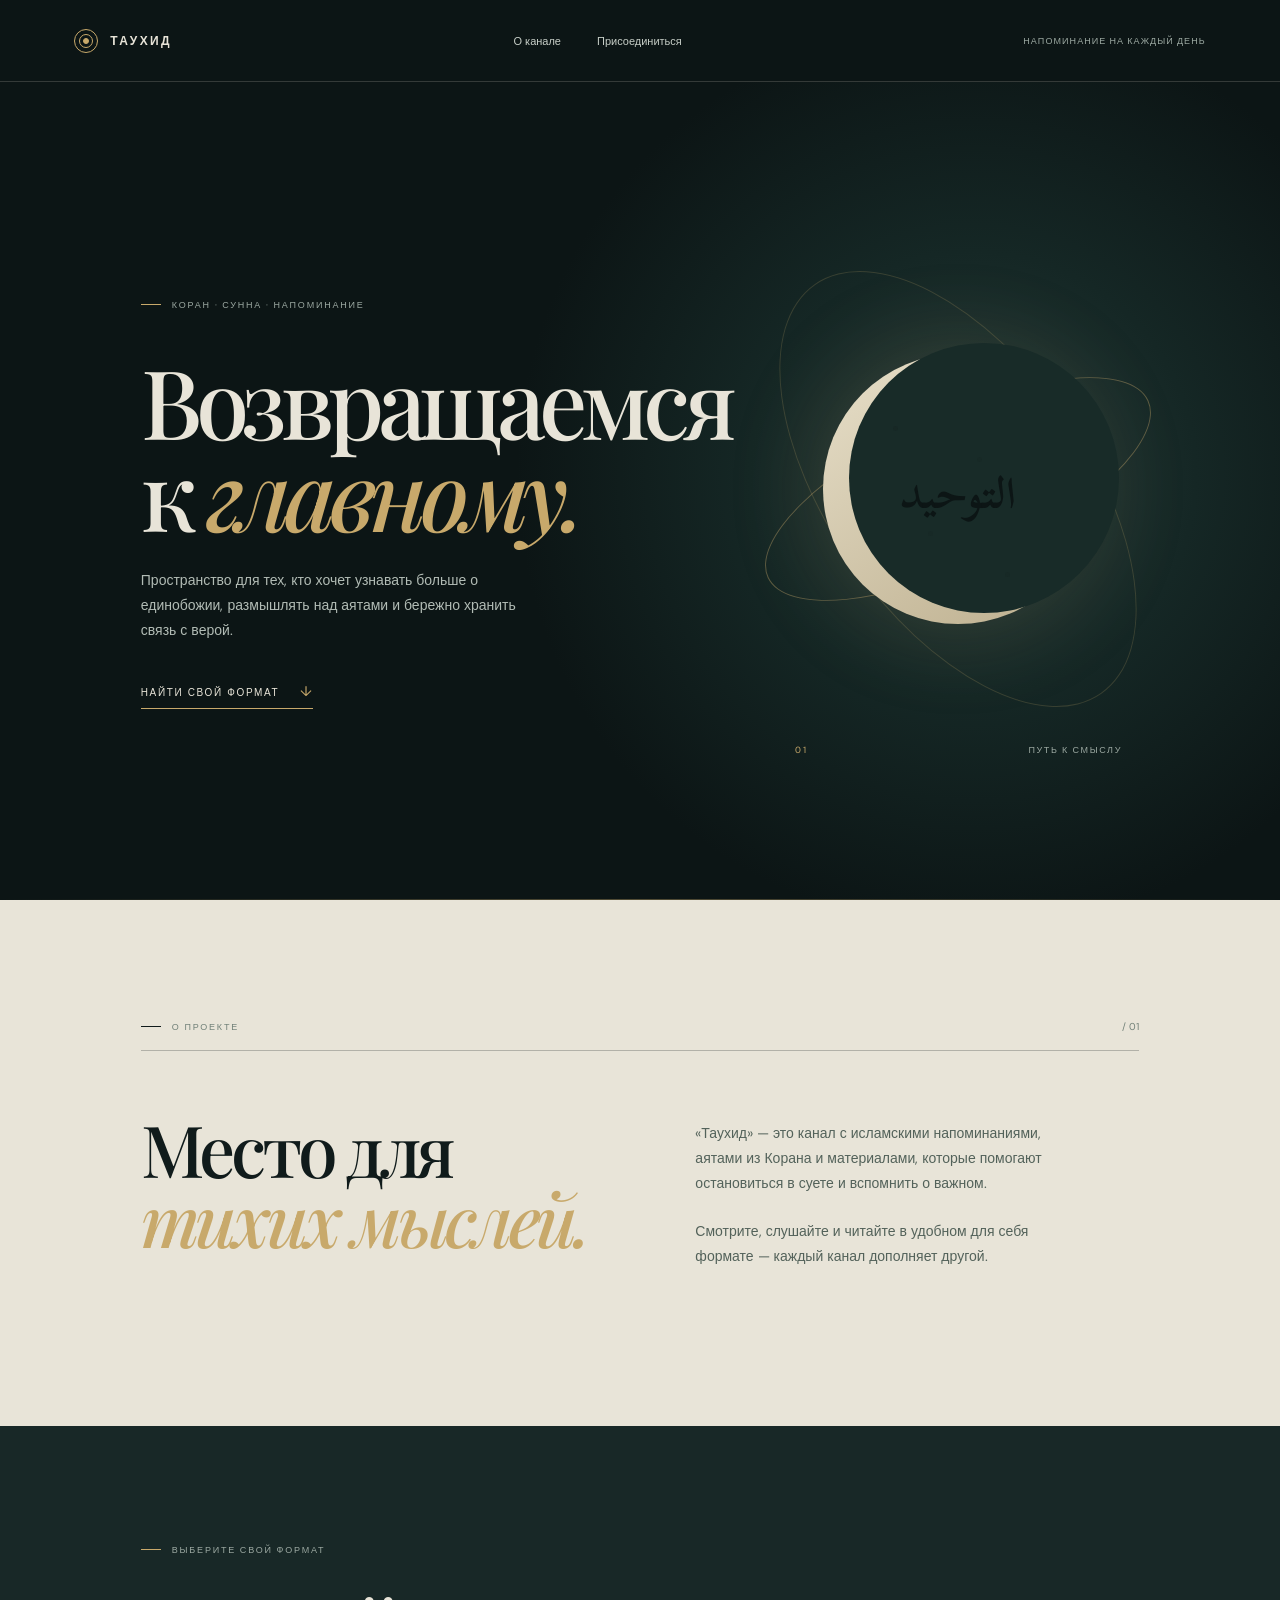
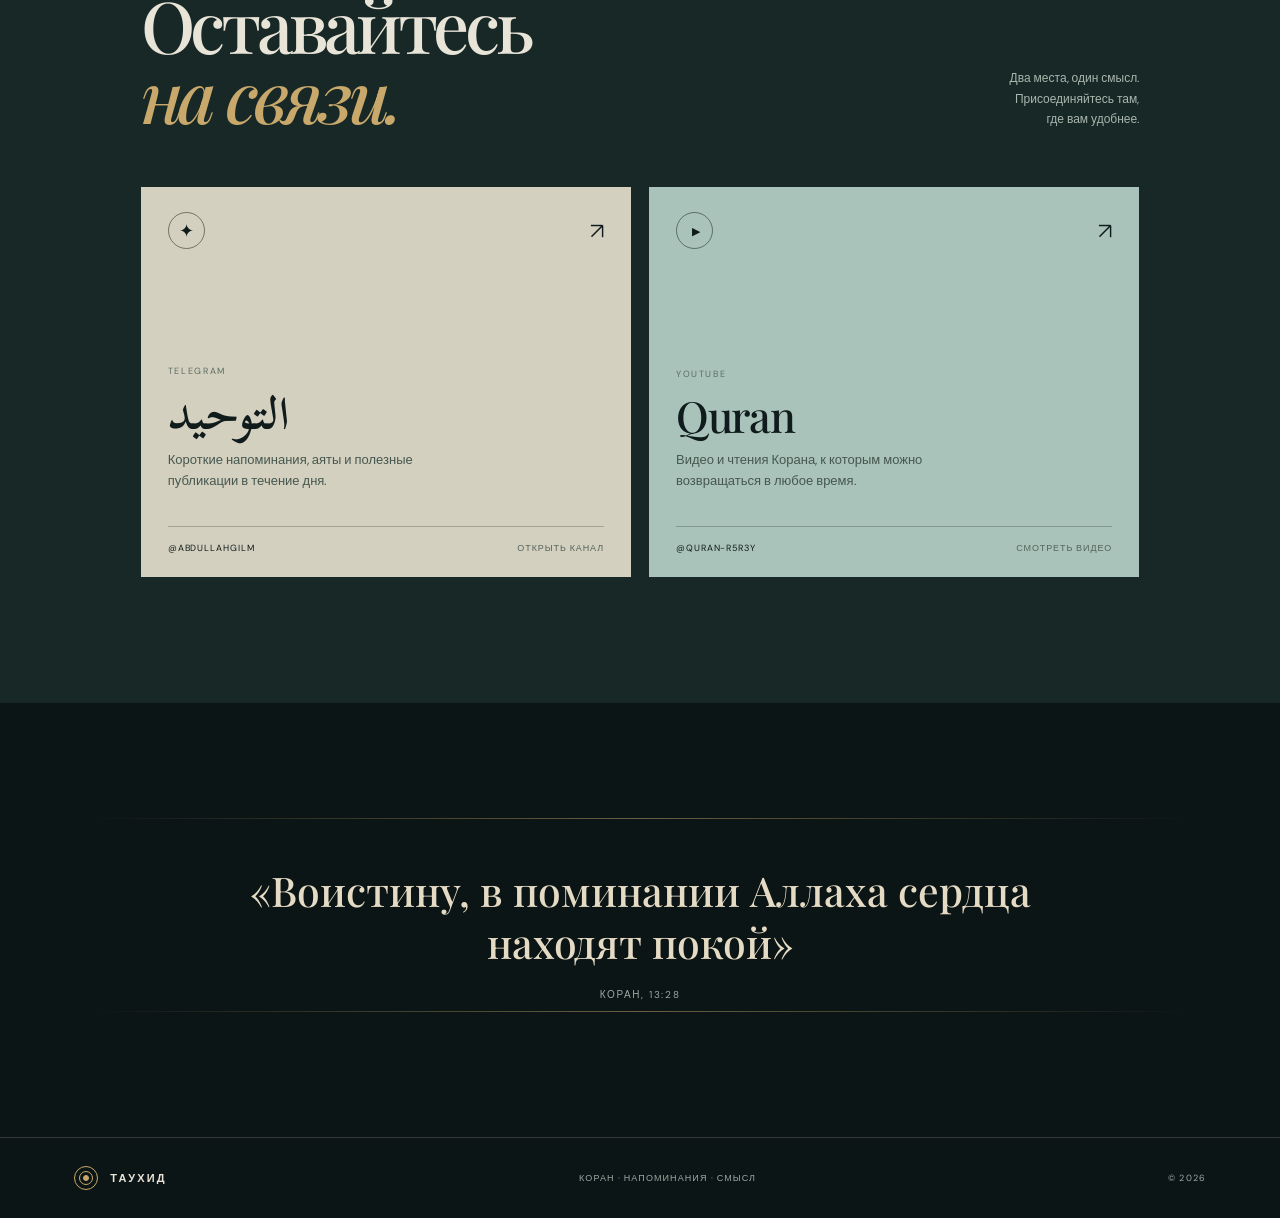
<file: index.html>
<!doctype html>
<html lang="ru">
<head>
  <meta charset="utf-8">
  <meta name="viewport" content="width=device-width, initial-scale=1">
  <meta name="description" content="Таухид — исламские напоминания, аяты из Корана и полезные материалы о единобожии в Telegram и YouTube.">
  <meta name="keywords" content="таухид, Коран, исламские напоминания, единобожие, аяты Корана, التوحيد">
  <meta name="robots" content="index, follow">
  <meta name="theme-color" content="#0c1515">
  <link rel="canonical" href="https://knigaletit88-ux.github.io/quran-channel-site/">
  <meta property="og:type" content="website">
  <meta property="og:locale" content="ru_RU">
  <meta property="og:title" content="Таухид — Коран и напоминания">
  <meta property="og:description" content="Исламские напоминания, аяты из Корана и материалы о единобожии.">
  <meta property="og:url" content="https://knigaletit88-ux.github.io/quran-channel-site/">
  <meta name="twitter:card" content="summary">
  <meta name="twitter:title" content="Таухид — Коран и напоминания">
  <meta name="twitter:description" content="Исламские напоминания, аяты из Корана и материалы о единобожии.">
  <title>Таухид — Коран, единобожие и исламские напоминания</title>
  <link rel="preconnect" href="https://fonts.googleapis.com">
  <link rel="preconnect" href="https://fonts.gstatic.com" crossorigin>
  <link href="https://fonts.googleapis.com/css2?family=DM+Sans:wght@400;500;600&family=Playfair+Display:wght@500;600&family=Scheherazade+New:wght@600&display=swap" rel="stylesheet">
  <link rel="stylesheet" href="style.css">
  <script type="application/ld+json">
  {
    "@context":"https://schema.org",
    "@type":"Organization",
    "name":"Таухид",
    "alternateName":"التوحيد",
    "url":"https://knigaletit88-ux.github.io/quran-channel-site/",
    "description":"Исламские напоминания, аяты из Корана и материалы о единобожии.",
    "sameAs":["https://t.me/abdullahgilm","https://youtube.com/@quran-r5r3y"]
  }
  </script>
</head>
<body>
  <div class="site-shell" id="top">
    <header class="topbar">
      <a class="brand" href="#top" aria-label="Таухид, на главную">
        <span class="brand-mark"><span></span></span>
        <span>ТАУХИД</span>
      </a>
      <nav class="nav" aria-label="Основная навигация">
        <a href="#about">О канале</a>
        <a href="#join">Присоединиться</a>
      </nav>
      <span class="top-note">Напоминание на каждый день</span>
    </header>

    <main>
      <section class="hero">
        <div class="hero-copy">
          <p class="eyebrow"><i></i> Коран · Сунна · Напоминание</p>
          <h1>Возвращаемся<br>к <em>главному.</em></h1>
          <p class="intro">Пространство для тех, кто хочет узнавать больше о единобожии, размышлять над аятами и бережно хранить связь с верой.</p>
          <a class="text-link" href="#join">Найти свой формат <span>↓</span></a>
        </div>
        <div class="hero-art" aria-hidden="true">
          <div class="orbit orbit-one"></div>
          <div class="orbit orbit-two"></div>
          <div class="moon"><span></span></div>
          <div class="arabic">التوحيد</div>
          <div class="art-caption"><span>01</span><span>Путь к смыслу</span></div>
        </div>
      </section>

      <section class="about" id="about">
        <div class="section-heading">
          <p class="eyebrow"><i></i> О проекте</p>
          <span class="section-number">/ 01</span>
        </div>
        <div class="about-content">
          <h2>Место для<br><em>тихих мыслей.</em></h2>
          <div class="about-text">
            <p>«Таухид» — это канал с исламскими напоминаниями, аятами из Корана и материалами, которые помогают остановиться в суете и вспомнить о важном.</p>
            <p>Смотрите, слушайте и читайте в удобном для себя формате — каждый канал дополняет другой.</p>
          </div>
        </div>
      </section>

      <section class="channels" id="join">
        <div class="channels-head">
          <div>
            <p class="eyebrow"><i></i> Выберите свой формат</p>
            <h2>Оставайтесь<br><em>на связи.</em></h2>
          </div>
          <p class="channels-note">Два места, один смысл.<br>Присоединяйтесь там,<br>где вам удобнее.</p>
        </div>
        <div class="channel-grid">
          <a class="channel-card telegram" href="https://t.me/abdullahgilm" target="_blank" rel="noreferrer">
            <div class="card-top"><span class="channel-icon">✦</span><span class="card-arrow">↗</span></div>
            <div class="card-body"><p class="card-label">Telegram</p><h3>التوحيد</h3><p>Короткие напоминания, аяты и полезные публикации в течение дня.</p></div>
            <div class="card-footer"><span>@abdullahgilm</span><span>Открыть канал</span></div>
          </a>
          <a class="channel-card youtube" href="https://youtube.com/@quran-r5r3y?si=1d_rH353blWn-68Y" target="_blank" rel="noreferrer">
            <div class="card-top"><span class="channel-icon play">▶</span><span class="card-arrow">↗</span></div>
            <div class="card-body"><p class="card-label">YouTube</p><h3>Quran</h3><p>Видео и чтения Корана, к которым можно возвращаться в любое время.</p></div>
            <div class="card-footer"><span>@quran-r5r3y</span><span>Смотреть видео</span></div>
          </a>
        </div>
      </section>

      <section class="quote">
        <div class="quote-line"></div>
        <blockquote>«Воистину, в поминании Аллаха сердца находят покой»</blockquote>
        <p>Коран, 13:28</p>
        <div class="quote-line"></div>
      </section>
    </main>

    <footer class="footer">
      <a class="brand" href="#top"><span class="brand-mark"><span></span></span><span>ТАУХИД</span></a>
      <p>Коран · Напоминания · Смысл</p>
      <p>© 2026</p>
    </footer>
  </div>
</body>
</html>
</file>
<file: style.css>
:root{--ink:#101b1b;--deep:#0c1515;--paper:#e8e4d8;--muted:#9ca9a2;--gold:#c8a96b;--line:rgba(232,228,216,.18);--serif:'Playfair Display',Georgia,serif;--sans:'DM Sans',Arial,sans-serif}
*{box-sizing:border-box}html{scroll-behavior:smooth}body{margin:0;background:var(--deep);color:var(--paper);font-family:var(--sans)}a{color:inherit;text-decoration:none}.site-shell{overflow:hidden;background:var(--deep)}
.topbar{height:82px;padding:0 5.8vw;display:flex;align-items:center;justify-content:space-between;border-bottom:1px solid var(--line)}.brand{display:flex;align-items:center;gap:12px;font-size:12px;letter-spacing:.2em;font-weight:600}.brand-mark{position:relative;width:24px;height:24px;border:1px solid var(--gold);border-radius:50%;display:block}.brand-mark:before,.brand-mark:after{content:'';position:absolute;border:1px solid var(--gold);border-radius:50%;inset:4px}.brand-mark:after{inset:8px;background:var(--gold)}.nav{display:flex;gap:36px;font-size:11px;color:#c7cec7}.nav a{transition:color .2s}.nav a:hover{color:var(--gold)}.top-note{font-size:9px;letter-spacing:.12em;text-transform:uppercase;color:var(--muted)}
.hero{min-height:calc(100vh - 82px);padding:12vh 11vw 10vh;display:grid;grid-template-columns:1.05fr .95fr;gap:5vw;align-items:center;position:relative;background:radial-gradient(circle at 76% 48%,#253a37 0,#152725 21%,transparent 43%)}.hero:after{content:'';position:absolute;left:0;right:0;bottom:0;height:1px;background:linear-gradient(90deg,transparent,var(--gold),transparent);opacity:.38}.eyebrow{font-size:9px;letter-spacing:.2em;text-transform:uppercase;color:var(--muted);margin:0;display:flex;align-items:center;gap:11px}.eyebrow i{display:block;width:20px;height:1px;background:var(--gold)}h1,h2,h3,p{margin-top:0}.hero h1{font:500 clamp(53px,7.5vw,108px)/.96 var(--serif);letter-spacing:-.065em;margin:43px 0 30px}.hero h1 em,.about h2 em,.channels h2 em{font-weight:500;color:var(--gold)}.intro{max-width:390px;color:#b2bcb5;font-size:14px;line-height:1.8;margin-bottom:37px}.text-link{font-size:10px;text-transform:uppercase;letter-spacing:.16em;border-bottom:1px solid var(--gold);padding-bottom:9px;color:var(--paper)}.text-link span{color:var(--gold);margin-left:16px;font-size:14px}
.hero-art{position:relative;height:min(580px,62vh);min-height:420px}.moon{position:absolute;left:50%;top:48%;width:270px;height:270px;transform:translate(-50%,-50%);border-radius:50%;background:linear-gradient(145deg,#e7dfc9,#bcae8d);box-shadow:0 0 100px rgba(200,169,107,.17)}.moon:before{content:'';position:absolute;right:-26px;top:-11px;width:270px;height:270px;background:#182b28;border-radius:50%}.moon span{position:absolute;width:5px;height:5px;border-radius:50%;background:rgba(16,27,27,.16);top:72px;left:70px;box-shadow:84px 31px 0 rgba(16,27,27,.12),35px 105px 0 rgba(16,27,27,.1),112px 146px 0 rgba(16,27,27,.11)}.orbit{position:absolute;border:1px solid rgba(200,169,107,.4);border-radius:50%;left:50%;top:48%;transform:translate(-50%,-50%) rotate(-25deg)}.orbit-one{width:420px;height:150px}.orbit-two{width:500px;height:260px;transform:translate(-50%,-50%) rotate(55deg);opacity:.5}.arabic{position:absolute;left:50%;top:49%;transform:translate(-50%,-50%);font:600 44px 'Scheherazade New',serif;color:var(--deep);z-index:1}.art-caption{position:absolute;bottom:23px;left:0;right:0;display:flex;justify-content:space-between;color:var(--muted);font-size:9px;text-transform:uppercase;letter-spacing:.18em}.art-caption span:first-child{color:var(--gold)}
.about{padding:120px 11vw 135px;background:var(--paper);color:var(--ink)}.section-heading{display:flex;justify-content:space-between;border-bottom:1px solid rgba(16,27,27,.25);padding-bottom:17px}.about .eyebrow{color:#718078}.about .eyebrow i{background:var(--ink)}.section-number{font-size:10px;color:#718078}.about-content{display:grid;grid-template-columns:1.05fr .95fr;gap:5vw;padding-top:62px}.about h2,.channels h2{font:500 clamp(42px,5.6vw,76px)/.98 var(--serif);letter-spacing:-.06em;margin:0}.about-text{max-width:390px;padding-top:8px}.about-text p{font-size:14px;line-height:1.8;color:#53625a;margin-bottom:22px}
.channels{padding:118px 11vw 126px;background:#182827}.channels-head{display:flex;justify-content:space-between;align-items:end;margin-bottom:58px}.channels h2{margin-top:33px}.channels-note{color:#a9b6ad;line-height:1.7;font-size:12px;text-align:right;margin:0}.channel-grid{display:grid;grid-template-columns:1fr 1fr;gap:18px}.channel-card{min-height:390px;padding:25px 27px 23px;display:flex;flex-direction:column;transition:transform .3s,box-shadow .3s}.channel-card:hover{transform:translateY(-7px);box-shadow:0 20px 45px rgba(0,0,0,.24)}.telegram{background:#d4d0bf;color:var(--ink)}.youtube{background:#a9c3ba;color:var(--ink)}.card-top,.card-footer{display:flex;justify-content:space-between;align-items:center}.channel-icon{width:37px;height:37px;border:1px solid rgba(16,27,27,.5);border-radius:50%;display:grid;place-items:center;font-size:18px}.channel-icon.play{font-size:11px;padding-left:2px}.card-arrow{font-size:23px;font-weight:300}.card-body{margin-top:auto}.card-label{text-transform:uppercase;letter-spacing:.18em;font-size:9px;margin-bottom:14px;color:#5b6c63}.card-body h3{font:600 46px/1 'Scheherazade New',serif;margin-bottom:13px}.youtube h3{font:500 43px/1 var(--serif);letter-spacing:-.03em}.card-body p:last-child{font-size:13px;line-height:1.6;max-width:290px;margin:0;color:#46574f}.card-footer{border-top:1px solid rgba(16,27,27,.25);padding-top:15px;margin-top:35px;font-size:9px;letter-spacing:.1em;text-transform:uppercase}.card-footer span:last-child{color:#53645b}
.quote{padding:115px 7vw 125px;text-align:center;background:var(--deep)}.quote-line{height:1px;background:linear-gradient(90deg,transparent,var(--gold),transparent);opacity:.5}.quote blockquote{font:500 clamp(25px,3.2vw,43px)/1.25 var(--serif);max-width:820px;margin:46px auto 20px;color:#e5dbc5}.quote p{font-size:10px;letter-spacing:.16em;color:var(--muted);text-transform:uppercase}.footer{border-top:1px solid var(--line);padding:28px 5.8vw;display:flex;align-items:center;justify-content:space-between;color:var(--muted);font-size:9px;letter-spacing:.12em;text-transform:uppercase}.footer .brand{color:var(--paper);font-size:11px}.footer p{margin:0}
@media(max-width:760px){.topbar{height:70px;padding:0 20px}.nav{display:none}.top-note{font-size:8px}.hero{display:block;min-height:auto;padding:92px 20px 45px;background:radial-gradient(circle at 70% 65%,#253a37 0,transparent 43%)}.hero h1{font-size:58px;margin:38px 0 27px}.intro{font-size:13px}.hero-art{height:400px;min-height:0;margin-top:42px}.moon{width:205px;height:205px}.moon:before{width:205px;height:205px;right:-20px;top:-9px}.orbit-one{width:310px;height:115px}.orbit-two{width:370px;height:190px}.arabic{font-size:34px}.art-caption{bottom:8px}.about,.channels{padding:78px 20px 85px}.about-content{display:block;padding-top:42px}.about h2{font-size:49px}.about-text{padding-top:33px}.channels-head{display:block;margin-bottom:37px}.channels h2{font-size:51px;margin-top:29px}.channels-note{text-align:left;margin-top:27px}.channel-grid{display:block}.channel-card{min-height:355px;margin-bottom:16px;padding:22px}.card-body h3{font-size:42px}.quote{padding:82px 20px}.quote blockquote{margin:34px auto 17px;font-size:27px}.footer{padding:25px 20px;gap:16px;flex-wrap:wrap}.footer p:nth-child(2){order:3;width:100%}}
</file>
